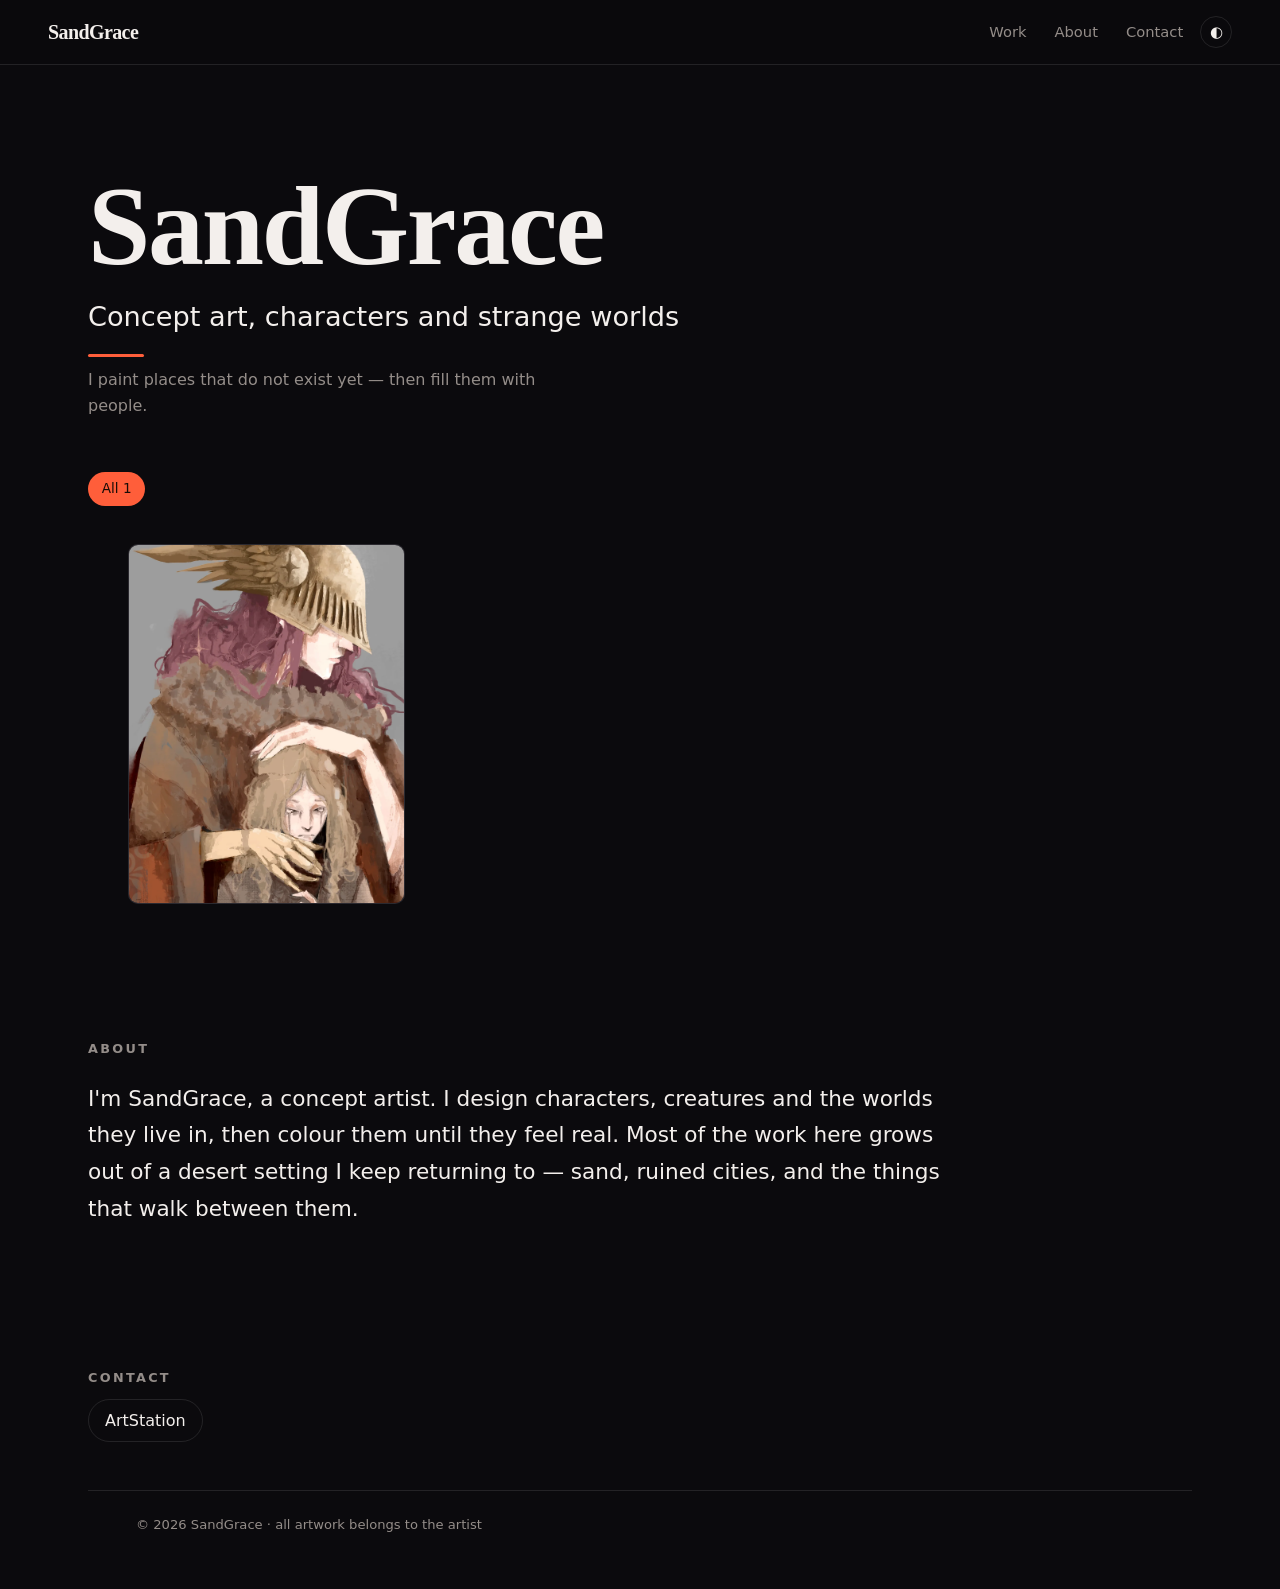
<file: docs/index.html>
<!doctype html>
<html lang="en" data-theme="dark">
<head>
  <meta charset="utf-8">
  <meta name="viewport" content="width=device-width, initial-scale=1">
  <title>SandGrace · Portfolio</title>
  <meta name="description" content="Concept art, characters and strange worlds by SandGrace.">
  <link rel="icon" href="data:image/svg+xml,%3Csvg xmlns='http://www.w3.org/2000/svg' viewBox='0 0 32 32'%3E%3Crect width='32' height='32' rx='7' fill='%23ff5e3a'/%3E%3C/svg%3E">
  <link rel="stylesheet" href="styles.css">
  <script>
    // Apply the saved theme before paint so there is no white flash.
    try {
      const saved = localStorage.getItem("theme");
      if (saved) document.documentElement.dataset.theme = saved;
    } catch (e) {}
  </script>
</head>
<body>
  <a class="skip" href="#work">Skip to work</a>

  <header class="site-head">
    <a class="name" href="#top" id="artist">SandGrace</a>
    <nav class="site-nav">
      <a href="#work">Work</a>
      <a href="#about">About</a>
      <a href="#contact">Contact</a>
      <button id="theme-toggle" class="icon-button" type="button"
              aria-label="Switch between light and dark" title="Switch theme">◐</button>
    </nav>
  </header>

  <main id="top">
    <section class="hero" id="hero">
      <div class="hero-inner">
        <h1 id="hero-name">SandGrace</h1>
        <p class="tagline" id="hero-tagline"></p>
        <p class="intro" id="hero-intro"></p>
      </div>
    </section>

    <section id="work" class="work">
      <div class="filters" id="filters" role="group" aria-label="Filter by tag"></div>
      <div class="gallery" id="gallery" aria-live="polite"></div>
      <p class="empty-note" id="empty-note" hidden>No pieces with that tag yet.</p>
    </section>

    <section id="about" class="about">
      <h2>About</h2>
      <p id="about-text"></p>
    </section>
  </main>

  <footer id="contact" class="contact">
    <h2>Contact</h2>
    <div class="links" id="links"></div>
    <p class="colophon">© <span id="year"></span> <span id="footer-name">SandGrace</span> · all artwork belongs to the artist</p>
  </footer>

  <div class="lightbox" id="lightbox" hidden>
    <button class="lb-close" id="lb-close" type="button" aria-label="Close">×</button>
    <button class="lb-nav lb-prev" id="lb-prev" aria-label="Previous piece">‹</button>
    <figure class="lb-figure">
      <img id="lb-image" alt="">
      <div class="lb-thumbs" id="lb-thumbs" role="group" aria-label="Images in this piece"></div>
      <figcaption>
        <span class="lb-title" id="lb-title"></span>
        <span class="lb-meta" id="lb-meta"></span>
      </figcaption>
    </figure>
    <button class="lb-nav lb-next" id="lb-next" aria-label="Next piece">›</button>
  </div>

  <noscript>
    <p class="empty-note">This gallery needs JavaScript to load the artwork list.</p>
  </noscript>

  <script src="app.js"></script>
</body>
</html>
</file>
<file: docs/styles.css>
/* ==========================================================================
   SandGrace portfolio — light/dark, minimal, vivid
   The accent colour is replaced at runtime with the value from artworks.json.
   ========================================================================== */

:root {
  --accent: #ff5e3a;
  --row: 8px;              /* the masonry row height used by app.js */
  --gap: 16px;
}

html[data-theme="dark"] {
  --bg: #0b0a0d;
  --bg-soft: #131117;
  --ink: #f3efec;
  --muted: #948d89;
  --line: rgba(255, 255, 255, 0.10);
}

html[data-theme="light"] {
  --bg: #faf8f5;
  --bg-soft: #f1ede7;
  --ink: #17161a;
  --muted: #6d6660;
  --line: rgba(0, 0, 0, 0.12);
}

* { box-sizing: border-box; }

/* The `hidden` attribute must always win. Without this, any rule that sets
   `display` (e.g. `.lightbox { display: grid }`) silently overrides it and the
   element stays on screen even when the script hides it. */
[hidden] { display: none !important; }

html { scroll-behavior: smooth; }

body {
  margin: 0;
  background: var(--bg);
  color: var(--ink);
  font: 16px/1.6 system-ui, -apple-system, "Segoe UI", Roboto, sans-serif;
  -webkit-font-smoothing: antialiased;
  transition: background 0.3s ease, color 0.3s ease;
}

/* Display type: a serif for the artistic voice, sans for everything else. */
h1, h2, .name {
  font-family: "Iowan Old Style", "Palatino Linotype", Palatino, Georgia, "Times New Roman", serif;
  font-weight: 600;
  letter-spacing: -0.02em;
}

a { color: inherit; }

.skip {
  position: absolute; left: -999px;
}
.skip:focus {
  left: 1rem; top: 1rem; z-index: 100;
  background: var(--accent); color: #170c07;
  padding: 0.5rem 0.9rem; border-radius: 8px;
}

/* ---- header ------------------------------------------------------------ */
.site-head {
  position: sticky; top: 0; z-index: 20;
  display: flex; align-items: center; justify-content: space-between; gap: 1rem;
  padding: 0.9rem clamp(1rem, 4vw, 3rem);
  background: color-mix(in srgb, var(--bg) 85%, transparent);
  backdrop-filter: blur(6px); -webkit-backdrop-filter: blur(6px);
  border-bottom: 1px solid var(--line);
}
.name {
  font-size: 1.25rem; text-decoration: none; letter-spacing: -0.03em;
}
.site-nav { display: flex; align-items: center; gap: 0.35rem; }
.site-nav a {
  text-decoration: none; color: var(--muted); font-size: 0.92rem;
  padding: 0.35rem 0.7rem; border-radius: 999px;
}
.site-nav a:hover { color: var(--ink); background: var(--bg-soft); }
.icon-button {
  background: none; border: 1px solid var(--line); color: var(--ink);
  width: 2rem; height: 2rem; border-radius: 999px; cursor: pointer;
  font-size: 0.95rem; line-height: 1; display: grid; place-items: center;
}
.icon-button:hover { border-color: var(--accent); color: var(--accent); }

/* ---- hero -------------------------------------------------------------- */
.hero {
  padding: clamp(3rem, 12vh, 9rem) clamp(1rem, 4vw, 3rem) clamp(2rem, 6vh, 4rem);
  max-width: 1200px; margin: 0 auto;
}
.hero h1 {
  font-size: clamp(2.8rem, 10vw, 7rem);
  line-height: 0.95; margin: 0 0 1rem;
}
.hero .tagline {
  font-size: clamp(1.1rem, 2.6vw, 1.7rem);
  margin: 0 0 0.6rem; color: var(--ink);
}
.hero .tagline::after {
  content: ""; display: block; width: 3.5rem; height: 3px;
  background: var(--accent); margin-top: 1rem; border-radius: 3px;
}
.hero .intro { color: var(--muted); max-width: 46ch; margin: 0; }

/* ---- hero with a banner image ------------------------------------------ */
/* The chosen image fills the first screen; a dark scrim keeps the white text
   readable over any picture, in either theme. */
.hero.has-banner {
  position: relative; max-width: none; margin: 0;
  min-height: 100svh; display: grid; align-content: end;
  padding: 0 clamp(1rem, 4vw, 3rem) clamp(3rem, 10vh, 7rem);
  background: #0a090c var(--banner) center / cover no-repeat;
  color: #fff;
}
.hero.has-banner::before {
  content: ""; position: absolute; inset: 0; pointer-events: none;
  background: linear-gradient(to top, rgba(6, 5, 8, 0.88) 0%, rgba(6, 5, 8, 0.45) 45%, rgba(6, 5, 8, 0.25) 100%);
}
.hero.has-banner .hero-inner {
  position: relative; max-width: 1200px; margin: 0 auto; width: 100%;
}
.hero.has-banner h1 { text-shadow: 0 2px 30px rgba(0, 0, 0, 0.5); }
.hero.has-banner .tagline { color: #fff; }
.hero.has-banner .intro { color: rgba(255, 255, 255, 0.85); }

/* The header floats over the banner, so the picture starts at the very top of
   the screen behind it. */
body.has-banner .site-head {
  position: fixed; inset: 0 0 auto 0;
  background: transparent; border-bottom-color: transparent;
  color: #fff; backdrop-filter: none; -webkit-backdrop-filter: none;
}
body.has-banner .site-head .name { color: #fff; }
body.has-banner .site-head .site-nav a { color: rgba(255, 255, 255, 0.82); }
body.has-banner .site-head .site-nav a:hover { color: #fff; background: rgba(255, 255, 255, 0.14); }
body.has-banner .site-head .icon-button { color: #fff; border-color: rgba(255, 255, 255, 0.4); }

/* Once scrolled past the hero, put the header back to normal. */
body.has-banner.scrolled .site-head {
  background: color-mix(in srgb, var(--bg) 85%, transparent);
  border-bottom-color: var(--line);
  color: var(--ink);
  backdrop-filter: blur(6px); -webkit-backdrop-filter: blur(6px);
}
body.has-banner.scrolled .site-head .name { color: var(--ink); }
body.has-banner.scrolled .site-head .site-nav a { color: var(--muted); }
body.has-banner.scrolled .site-head .site-nav a:hover { color: var(--ink); background: var(--bg-soft); }
body.has-banner.scrolled .site-head .icon-button { color: var(--ink); border-color: var(--line); }

/* ---- filters ----------------------------------------------------------- */
.filters {
  display: flex; flex-wrap: wrap; gap: 0.4rem;
  padding: 0 clamp(1rem, 4vw, 3rem) 1.4rem;
  max-width: 1200px; margin: 0 auto;
}
.filters button {
  font: inherit; font-size: 0.85rem; cursor: pointer;
  background: none; color: var(--muted);
  border: 1px solid var(--line); border-radius: 999px;
  padding: 0.3rem 0.8rem; transition: all 0.2s ease;
}
.filters button:hover { color: var(--ink); }
.filters button[aria-pressed="true"] {
  background: var(--accent); color: #170c07; border-color: transparent;
}

/* ---- masonry gallery --------------------------------------------------- */
.gallery {
  display: grid;
  grid-template-columns: repeat(var(--cols, 3), minmax(0, 1fr));
  grid-auto-rows: var(--row);
  gap: var(--gap);
  padding: 0 clamp(1rem, 4vw, 3rem);
  max-width: 1200px; margin: 0 auto;
}
.piece {
  position: relative; overflow: hidden; border-radius: 10px;
  cursor: zoom-in; background: var(--bg-soft); border: 1px solid var(--line);
}
.piece.is-featured { grid-column: span 2; }
.piece .count {
  position: absolute; top: 0.6rem; right: 0.6rem; z-index: 2;
  min-width: 1.6rem; text-align: center;
  font-size: 0.72rem; font-weight: 600; letter-spacing: 0.02em;
  color: #170c07; background: var(--accent);
  border-radius: 999px; padding: 0.15rem 0.45rem;
}
.piece img {
  width: 100%; height: 100%; object-fit: cover; display: block;
  transition: transform 0.55s cubic-bezier(0.2, 0.8, 0.2, 1);
}
.piece:hover img, .piece:focus-visible img { transform: scale(1.045); }
.piece figcaption {
  position: absolute; inset: auto 0 0 0;
  padding: 1.6rem 0.9rem 0.75rem;
  background: linear-gradient(to top, rgba(8, 7, 10, 0.82), transparent);
  color: #fff; font-size: 0.85rem;
  opacity: 0; transform: translateY(6px);
  transition: opacity 0.3s ease, transform 0.3s ease;
}
.piece:hover figcaption, .piece:focus-visible figcaption { opacity: 1; transform: none; }
.piece figcaption strong { font-weight: 600; }
.piece figcaption span { color: rgba(255, 255, 255, 0.72); }

/* ---- about / contact --------------------------------------------------- */
.about, .contact {
  max-width: 1200px; margin: 0 auto;
  padding: clamp(4rem, 12vh, 8rem) clamp(1rem, 4vw, 3rem) 0;
}
/* Keep anchored sections clear of the sticky / fixed header. */
#work, #about, #contact { scroll-margin-top: 5rem; }
.about h2, .contact h2 {
  font-size: 0.8rem; text-transform: uppercase; letter-spacing: 0.18em;
  color: var(--muted); font-family: system-ui, sans-serif; font-weight: 600;
}
.about p { font-size: clamp(1.05rem, 2vw, 1.35rem); line-height: 1.7; max-width: 62ch; }

.contact { padding-bottom: 2rem; }
.links { display: flex; flex-wrap: wrap; gap: 0.6rem; margin-top: 0.5rem; }
.links a {
  text-decoration: none; border: 1px solid var(--line); border-radius: 999px;
  padding: 0.5rem 1rem; transition: all 0.2s ease;
}
.links a:hover { background: var(--accent); color: #170c07; border-color: transparent; }

.colophon {
  max-width: 1200px; margin: 3rem auto 0;
  padding: 1.4rem clamp(1rem, 4vw, 3rem);
  border-top: 1px solid var(--line);
  color: var(--muted); font-size: 0.82rem;
}

.empty-note {
  max-width: 1200px; margin: 0 auto;
  padding: 1rem clamp(1rem, 4vw, 3rem) 3rem; color: var(--muted);
}

/* ---- lightbox ---------------------------------------------------------- */
.lightbox {
  position: fixed; inset: 0; z-index: 50;
  display: grid; grid-template-columns: auto 1fr auto; align-items: center;
  gap: 1rem; padding: clamp(0.5rem, 3vw, 2.5rem);
  background: color-mix(in srgb, var(--bg) 94%, transparent);
  backdrop-filter: blur(6px); -webkit-backdrop-filter: blur(6px);
  animation: fade 0.25s ease;
}
@keyframes fade { from { opacity: 0; } to { opacity: 1; } }
.lb-figure { margin: 0; display: grid; justify-items: center; gap: 0.9rem; min-width: 0; }
.lb-figure img {
  max-width: 100%; max-height: 80vh; border-radius: 8px;
  box-shadow: 0 30px 80px rgba(0, 0, 0, 0.55);
}
/* With a thumbnail strip below, leave room for it. */
.lightbox.has-thumbs .lb-figure img { max-height: 70vh; }
.lightbox.has-thumbs .lb-figure { gap: 0.6rem; }
.lb-figure figcaption { display: flex; flex-wrap: wrap; gap: 0.6rem; align-items: baseline; }
.lb-thumbs {
  display: flex; flex-wrap: wrap; gap: 0.5rem; justify-content: center;
  max-width: 100%; margin-top: 0.2rem;
}
.lb-thumb {
  padding: 0; border: 1px solid var(--line); border-radius: 6px;
  background: none; cursor: pointer; overflow: hidden; line-height: 0;
  opacity: 0.55; transition: opacity 0.2s ease, border-color 0.2s ease;
}
.lb-thumb img { width: 64px; height: 46px; object-fit: cover; display: block; }
.lb-thumb:hover { opacity: 0.85; }
.lb-thumb[aria-current="true"] { opacity: 1; border-color: var(--accent); }
.lb-title { font-family: "Iowan Old Style", Georgia, serif; font-size: 1.15rem; }
.lb-meta { color: var(--muted); font-size: 0.85rem; }
.lb-nav, .lb-close {
  background: none; border: 1px solid var(--line); color: var(--ink);
  border-radius: 999px; cursor: pointer; line-height: 1;
}
.lb-nav { font-size: 2rem; width: 3rem; height: 3rem; }
.lb-nav:hover, .lb-close:hover { background: var(--accent); color: #170c07; border-color: transparent; }
.lb-close {
  position: absolute; top: 1rem; right: 1rem; font-size: 1.5rem;
  width: 2.6rem; height: 2.6rem;
}

@media (max-width: 700px) {
  .lb-nav { display: none; }
  .lightbox { grid-template-columns: 1fr; }
  .piece.is-featured { grid-column: span 1; }
}

@media (prefers-reduced-motion: reduce) {
  html { scroll-behavior: auto; }
  * { transition: none !important; animation: none !important; }
}
</file>
